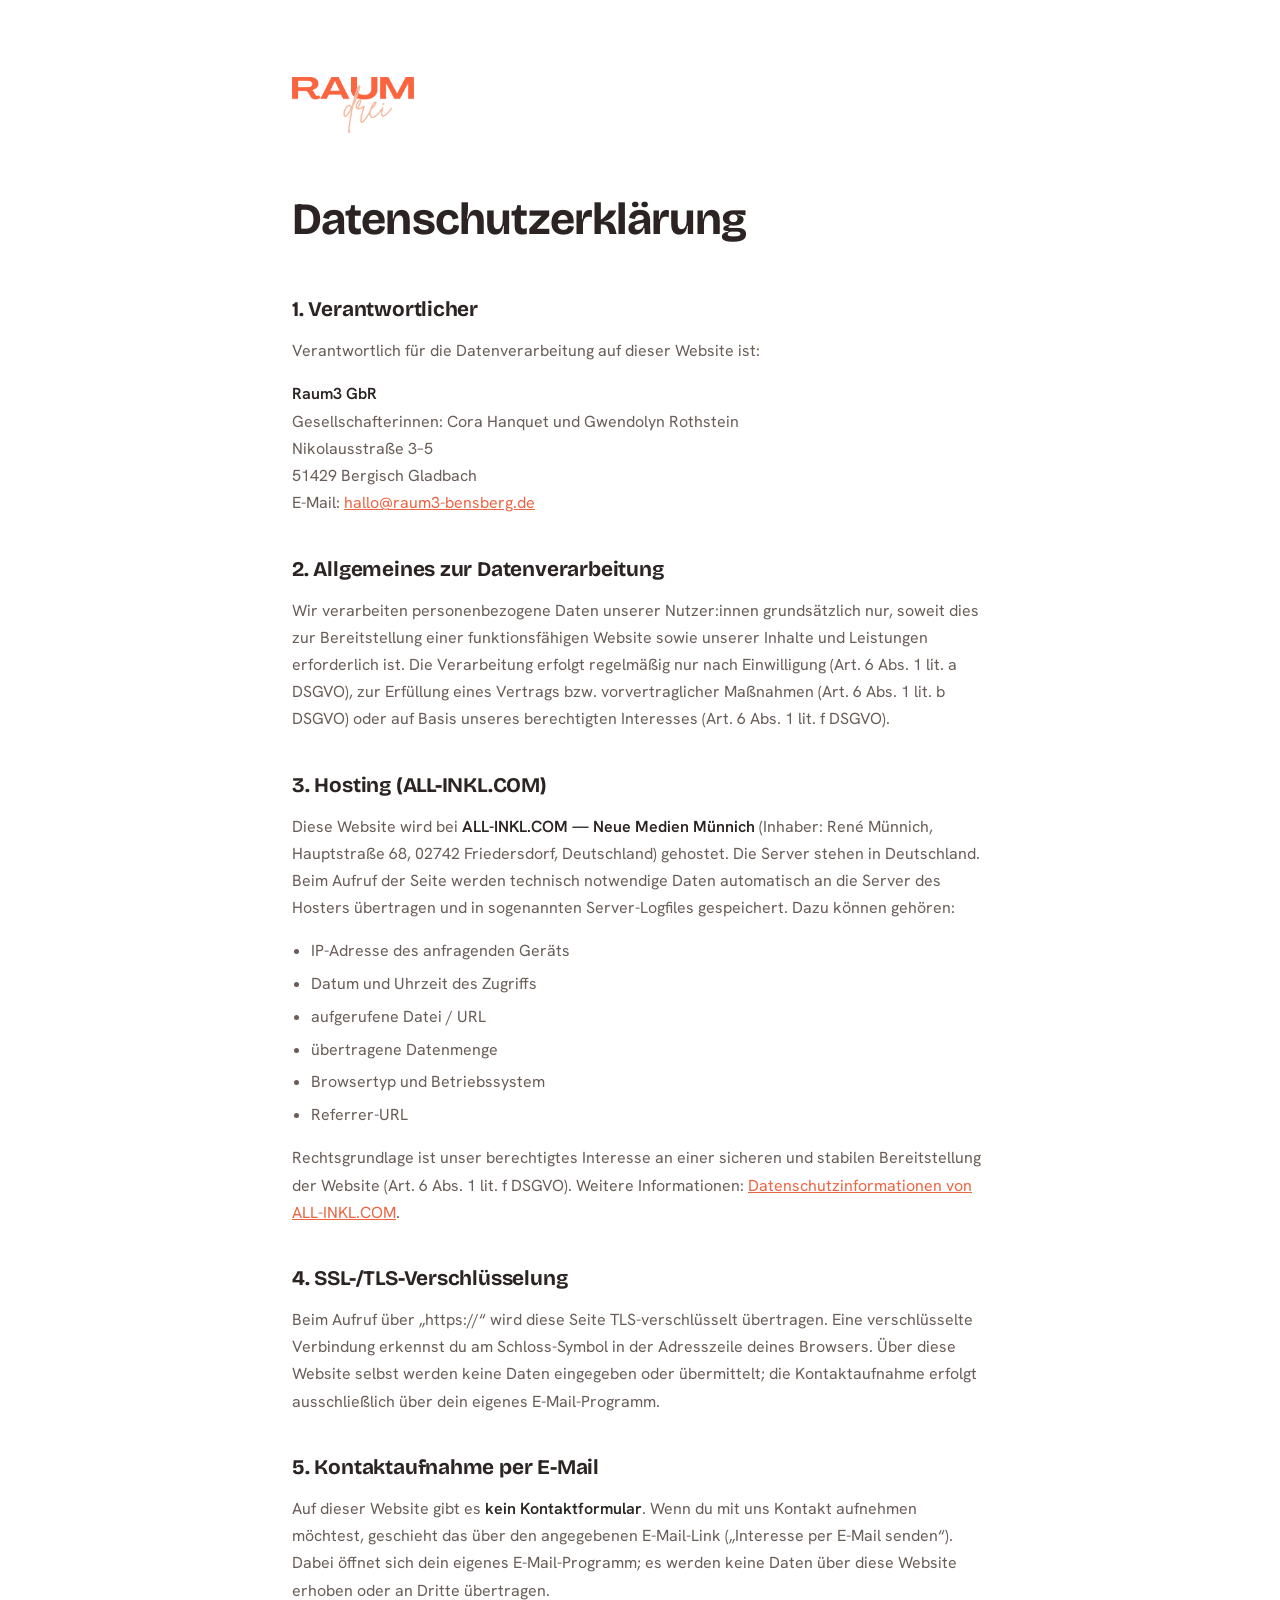
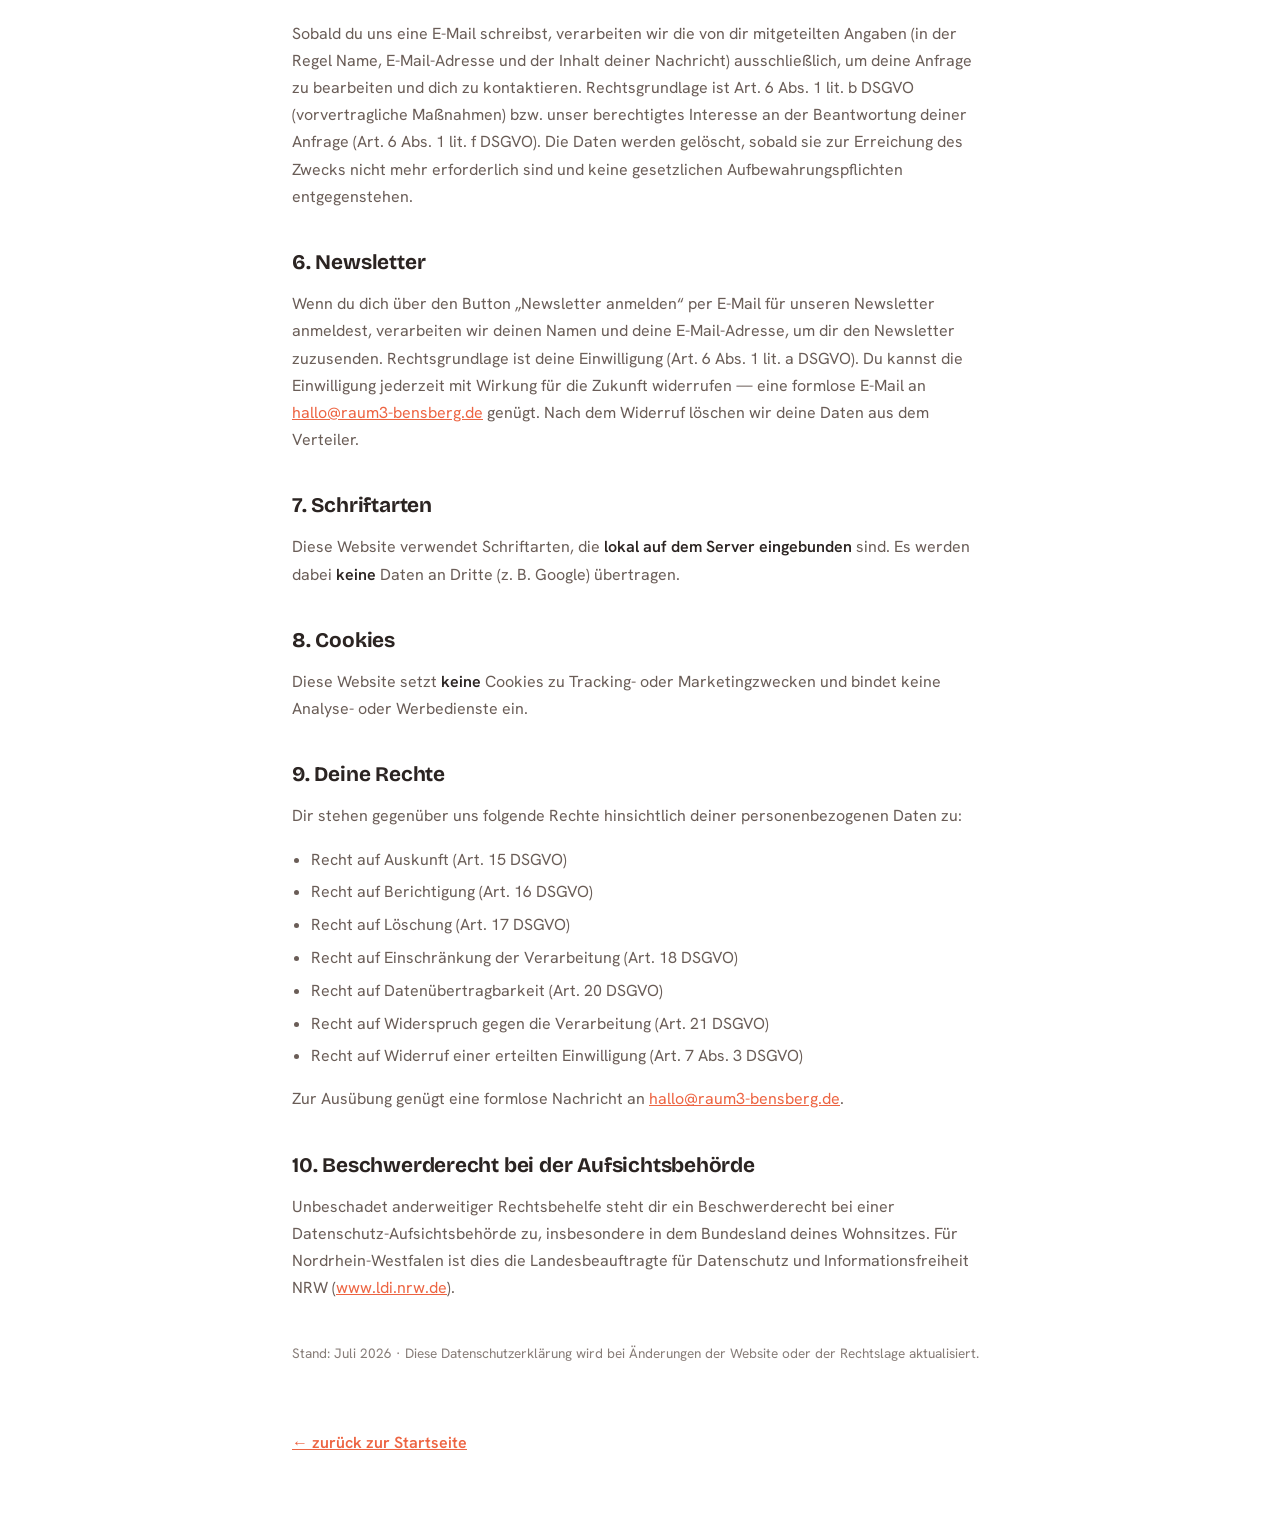
<file: datenschutz.html>
<!DOCTYPE html>
<html lang="de">
<head>
<meta charset="UTF-8" />
<meta name="viewport" content="width=device-width, initial-scale=1.0" />
<title>Datenschutzerklärung — Raum3</title>
<meta name="robots" content="noindex" />
<link href="assets/fonts/fonts.css" rel="stylesheet">
<style>
  :root{--orange:#ED6442;--apricot:#F7BFA9;--rosa:#FFE9E0;--tinte:#2B2422;--tinte-soft:#6a5d57;
    --display:"Bricolage Grotesque",sans-serif;--body:"Hanken Grotesk",sans-serif}
  *{box-sizing:border-box;margin:0;padding:0}
  body{font-family:var(--body);color:var(--tinte);line-height:1.7;background:#fff}
  .wrap{max-width:760px;margin:0 auto;padding:clamp(2rem,6vw,5rem) clamp(1.25rem,5vw,2rem)}
  /* Logo — identisch zur Startseiten-Navigation */
  .logo{display:inline-flex;align-items:center}
  .logo img{height:56px;width:auto}
  h1{font-family:var(--display);font-weight:700;font-size:clamp(2rem,5vw,2.8rem);margin:2.5rem 0 1.5rem;letter-spacing:-.02em}
  h2{font-family:var(--display);font-weight:700;font-size:1.3rem;margin:2.2rem 0 .6rem;letter-spacing:-.01em}
  h3{font-family:var(--display);font-weight:600;font-size:1.05rem;margin:1.3rem 0 .4rem}
  p{margin-bottom:1rem;color:var(--tinte-soft)}
  p strong{color:var(--tinte)}
  ul{margin:0 0 1rem 1.2rem;color:var(--tinte-soft)}
  li{margin-bottom:.35rem}
  a{color:var(--orange);word-break:break-word}
  .back{display:inline-block;margin-top:3rem;font-weight:600;color:var(--orange)}
  .updated{font-size:.85rem;color:var(--tinte-soft);margin-top:2.5rem;opacity:.8}
</style>
</head>
<body>
  <div class="wrap">
    <a href="index.html" class="logo" aria-label="Raum3 – zur Startseite"><img src="assets/logo/logo-header.png" alt="Raum3" /></a>
    <h1>Datenschutzerklärung</h1>

    <h2>1. Verantwortlicher</h2>
    <p>Verantwortlich für die Datenverarbeitung auf dieser Website ist:</p>
    <p>
      <strong>Raum3 GbR</strong><br>
      Gesellschafterinnen: Cora Hanquet und Gwendolyn Rothstein<br>
      Nikolausstraße 3–5<br>
      51429 Bergisch Gladbach<br>
      E-Mail: <a href="mailto:hallo@raum3-bensberg.de">hallo@raum3-bensberg.de</a>
    </p>

    <h2>2. Allgemeines zur Datenverarbeitung</h2>
    <p>Wir verarbeiten personenbezogene Daten unserer Nutzer:innen grundsätzlich nur, soweit dies zur Bereitstellung einer funktionsfähigen Website sowie unserer Inhalte und Leistungen erforderlich ist. Die Verarbeitung erfolgt regelmäßig nur nach Einwilligung (Art. 6 Abs. 1 lit. a DSGVO), zur Erfüllung eines Vertrags bzw. vorvertraglicher Maßnahmen (Art. 6 Abs. 1 lit. b DSGVO) oder auf Basis unseres berechtigten Interesses (Art. 6 Abs. 1 lit. f DSGVO).</p>

    <h2>3. Hosting (ALL-INKL.COM)</h2>
    <p>Diese Website wird bei <strong>ALL-INKL.COM — Neue Medien Münnich</strong> (Inhaber: René Münnich, Hauptstraße 68, 02742 Friedersdorf, Deutschland) gehostet. Die Server stehen in Deutschland. Beim Aufruf der Seite werden technisch notwendige Daten automatisch an die Server des Hosters übertragen und in sogenannten Server-Logfiles gespeichert. Dazu können gehören:</p>
    <ul>
      <li>IP-Adresse des anfragenden Geräts</li>
      <li>Datum und Uhrzeit des Zugriffs</li>
      <li>aufgerufene Datei / URL</li>
      <li>übertragene Datenmenge</li>
      <li>Browsertyp und Betriebssystem</li>
      <li>Referrer-URL</li>
    </ul>
    <p>Rechtsgrundlage ist unser berechtigtes Interesse an einer sicheren und stabilen Bereitstellung der Website (Art. 6 Abs. 1 lit. f DSGVO). Weitere Informationen: <a href="https://all-inkl.com/datenschutzinformationen/" target="_blank" rel="noopener">Datenschutzinformationen von ALL-INKL.COM</a>.</p>

    <h2>4. SSL-/TLS-Verschlüsselung</h2>
    <p>Beim Aufruf über „https://“ wird diese Seite TLS-verschlüsselt übertragen. Eine verschlüsselte Verbindung erkennst du am Schloss-Symbol in der Adresszeile deines Browsers. Über diese Website selbst werden keine Daten eingegeben oder übermittelt; die Kontaktaufnahme erfolgt ausschließlich über dein eigenes E-Mail-Programm.</p>

    <h2>5. Kontaktaufnahme per E-Mail</h2>
    <p>Auf dieser Website gibt es <strong>kein Kontaktformular</strong>. Wenn du mit uns Kontakt aufnehmen möchtest, geschieht das über den angegebenen E-Mail-Link („Interesse per E-Mail senden“). Dabei öffnet sich dein eigenes E-Mail-Programm; es werden keine Daten über diese Website erhoben oder an Dritte übertragen.</p>
    <p>Sobald du uns eine E-Mail schreibst, verarbeiten wir die von dir mitgeteilten Angaben (in der Regel Name, E-Mail-Adresse und der Inhalt deiner Nachricht) ausschließlich, um deine Anfrage zu bearbeiten und dich zu kontaktieren. Rechtsgrundlage ist Art. 6 Abs. 1 lit. b DSGVO (vorvertragliche Maßnahmen) bzw. unser berechtigtes Interesse an der Beantwortung deiner Anfrage (Art. 6 Abs. 1 lit. f DSGVO). Die Daten werden gelöscht, sobald sie zur Erreichung des Zwecks nicht mehr erforderlich sind und keine gesetzlichen Aufbewahrungspflichten entgegenstehen.</p>

    <h2>6. Newsletter</h2>
    <p>Wenn du dich über den Button „Newsletter anmelden“ per E-Mail für unseren Newsletter anmeldest, verarbeiten wir deinen Namen und deine E-Mail-Adresse, um dir den Newsletter zuzusenden. Rechtsgrundlage ist deine Einwilligung (Art. 6 Abs. 1 lit. a DSGVO). Du kannst die Einwilligung jederzeit mit Wirkung für die Zukunft widerrufen — eine formlose E-Mail an <a href="mailto:hallo@raum3-bensberg.de">hallo@raum3-bensberg.de</a> genügt. Nach dem Widerruf löschen wir deine Daten aus dem Verteiler.</p>

    <h2>7. Schriftarten</h2>
    <p>Diese Website verwendet Schriftarten, die <strong>lokal auf dem Server eingebunden</strong> sind. Es werden dabei <strong>keine</strong> Daten an Dritte (z.&nbsp;B. Google) übertragen.</p>

    <h2>8. Cookies</h2>
    <p>Diese Website setzt <strong>keine</strong> Cookies zu Tracking- oder Marketingzwecken und bindet keine Analyse- oder Werbedienste ein.</p>

    <h2>9. Deine Rechte</h2>
    <p>Dir stehen gegenüber uns folgende Rechte hinsichtlich deiner personenbezogenen Daten zu:</p>
    <ul>
      <li>Recht auf Auskunft (Art. 15 DSGVO)</li>
      <li>Recht auf Berichtigung (Art. 16 DSGVO)</li>
      <li>Recht auf Löschung (Art. 17 DSGVO)</li>
      <li>Recht auf Einschränkung der Verarbeitung (Art. 18 DSGVO)</li>
      <li>Recht auf Datenübertragbarkeit (Art. 20 DSGVO)</li>
      <li>Recht auf Widerspruch gegen die Verarbeitung (Art. 21 DSGVO)</li>
      <li>Recht auf Widerruf einer erteilten Einwilligung (Art. 7 Abs. 3 DSGVO)</li>
    </ul>
    <p>Zur Ausübung genügt eine formlose Nachricht an <a href="mailto:hallo@raum3-bensberg.de">hallo@raum3-bensberg.de</a>.</p>

    <h2>10. Beschwerderecht bei der Aufsichtsbehörde</h2>
    <p>Unbeschadet anderweitiger Rechtsbehelfe steht dir ein Beschwerderecht bei einer Datenschutz-Aufsichtsbehörde zu, insbesondere in dem Bundesland deines Wohnsitzes. Für Nordrhein-Westfalen ist dies die Landesbeauftragte für Datenschutz und Informationsfreiheit NRW (<a href="https://www.ldi.nrw.de" target="_blank" rel="noopener">www.ldi.nrw.de</a>).</p>

    <p class="updated">Stand: Juli 2026 · Diese Datenschutzerklärung wird bei Änderungen der Website oder der Rechtslage aktualisiert.</p>

    <a class="back" href="index.html">← zurück zur Startseite</a>
  </div>
</body>
</html>
</file>
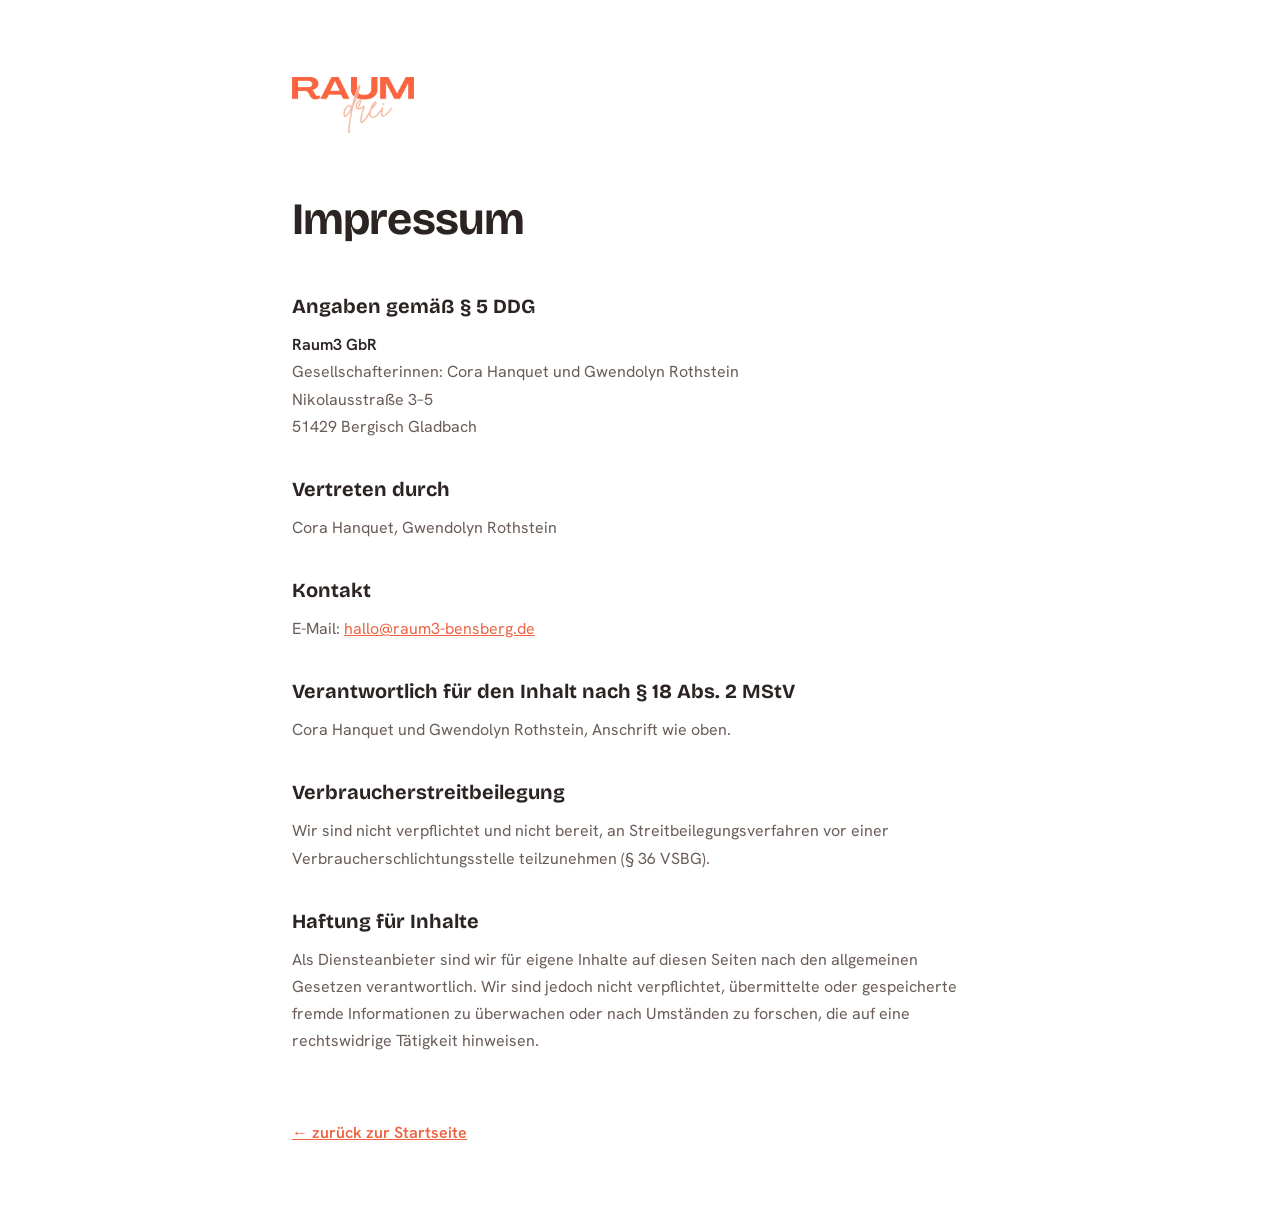
<file: impressum.html>
<!DOCTYPE html>
<html lang="de">
<head>
<meta charset="UTF-8" />
<meta name="viewport" content="width=device-width, initial-scale=1.0" />
<title>Impressum — Raum3</title>
<meta name="robots" content="noindex" />
<link href="assets/fonts/fonts.css" rel="stylesheet">
<style>
  :root{--orange:#ED6442;--apricot:#F7BFA9;--tinte:#2B2422;--tinte-soft:#6a5d57;
    --display:"Bricolage Grotesque",sans-serif;--body:"Hanken Grotesk",sans-serif}
  *{box-sizing:border-box;margin:0;padding:0}
  body{font-family:var(--body);color:var(--tinte);line-height:1.7;background:#fff}
  .wrap{max-width:760px;margin:0 auto;padding:clamp(2rem,6vw,5rem) clamp(1.25rem,5vw,2rem)}
  /* Logo — identisch zur Startseiten-Navigation */
  .logo{display:inline-flex;align-items:center}
  .logo img{height:56px;width:auto}
  h1{font-family:var(--display);font-weight:700;font-size:clamp(2rem,5vw,2.8rem);margin:2.5rem 0 2rem;letter-spacing:-.02em}
  h2{font-family:var(--display);font-weight:700;font-size:1.25rem;margin:2rem 0 .5rem}
  p{margin-bottom:1rem;color:var(--tinte-soft)}
  p strong{color:var(--tinte)}
  a{color:var(--orange)}
  .back{display:inline-block;margin-top:3rem;font-weight:600;color:var(--orange)}
</style>
</head>
<body>
  <div class="wrap">
    <a href="index.html" class="logo" aria-label="Raum3 – zur Startseite"><img src="assets/logo/logo-header.png" alt="Raum3" /></a>
    <h1>Impressum</h1>

    <h2>Angaben gemäß § 5 DDG</h2>
    <p>
      <strong>Raum3 GbR</strong><br>
      Gesellschafterinnen: Cora Hanquet und Gwendolyn Rothstein<br>
      Nikolausstraße 3–5<br>
      51429 Bergisch Gladbach
    </p>

    <h2>Vertreten durch</h2>
    <p>Cora Hanquet, Gwendolyn Rothstein</p>

    <h2>Kontakt</h2>
    <p>E-Mail: <a href="mailto:hallo@raum3-bensberg.de">hallo@raum3-bensberg.de</a></p>

    <h2>Verantwortlich für den Inhalt nach § 18 Abs. 2 MStV</h2>
    <p>Cora Hanquet und Gwendolyn Rothstein, Anschrift wie oben.</p>

    <h2>Verbraucherstreitbeilegung</h2>
    <p>Wir sind nicht verpflichtet und nicht bereit, an Streitbeilegungsverfahren vor einer Verbraucherschlichtungsstelle teilzunehmen (§ 36 VSBG).</p>

    <h2>Haftung für Inhalte</h2>
    <p>Als Diensteanbieter sind wir für eigene Inhalte auf diesen Seiten nach den allgemeinen Gesetzen verantwortlich. Wir sind jedoch nicht verpflichtet, übermittelte oder gespeicherte fremde Informationen zu überwachen oder nach Umständen zu forschen, die auf eine rechtswidrige Tätigkeit hinweisen.</p>

    <a class="back" href="index.html">← zurück zur Startseite</a>
  </div>
</body>
</html>
</file>
<file: assets/fonts/fonts.css>
/* vietnamese */
@font-face {
  font-family: 'Bricolage Grotesque';
  font-style: normal;
  font-weight: 400;
  font-stretch: 100%;
  font-display: swap;
  src: url(bricolagegrotesque-1.woff2) format('woff2');
  unicode-range: U+0102-0103, U+0110-0111, U+0128-0129, U+0168-0169, U+01A0-01A1, U+01AF-01B0, U+0300-0301, U+0303-0304, U+0308-0309, U+0323, U+0329, U+1EA0-1EF9, U+20AB;
}
/* latin-ext */
@font-face {
  font-family: 'Bricolage Grotesque';
  font-style: normal;
  font-weight: 400;
  font-stretch: 100%;
  font-display: swap;
  src: url(bricolagegrotesque-0.woff2) format('woff2');
  unicode-range: U+0100-02BA, U+02BD-02C5, U+02C7-02CC, U+02CE-02D7, U+02DD-02FF, U+0304, U+0308, U+0329, U+1D00-1DBF, U+1E00-1E9F, U+1EF2-1EFF, U+2020, U+20A0-20AB, U+20AD-20C0, U+2113, U+2C60-2C7F, U+A720-A7FF;
}
/* latin */
@font-face {
  font-family: 'Bricolage Grotesque';
  font-style: normal;
  font-weight: 400;
  font-stretch: 100%;
  font-display: swap;
  src: url(bricolagegrotesque-2.woff2) format('woff2');
  unicode-range: U+0000-00FF, U+0131, U+0152-0153, U+02BB-02BC, U+02C6, U+02DA, U+02DC, U+0304, U+0308, U+0329, U+2000-206F, U+20AC, U+2122, U+2191, U+2193, U+2212, U+2215, U+FEFF, U+FFFD;
}
/* vietnamese */
@font-face {
  font-family: 'Bricolage Grotesque';
  font-style: normal;
  font-weight: 600;
  font-stretch: 100%;
  font-display: swap;
  src: url(bricolagegrotesque-1.woff2) format('woff2');
  unicode-range: U+0102-0103, U+0110-0111, U+0128-0129, U+0168-0169, U+01A0-01A1, U+01AF-01B0, U+0300-0301, U+0303-0304, U+0308-0309, U+0323, U+0329, U+1EA0-1EF9, U+20AB;
}
/* latin-ext */
@font-face {
  font-family: 'Bricolage Grotesque';
  font-style: normal;
  font-weight: 600;
  font-stretch: 100%;
  font-display: swap;
  src: url(bricolagegrotesque-0.woff2) format('woff2');
  unicode-range: U+0100-02BA, U+02BD-02C5, U+02C7-02CC, U+02CE-02D7, U+02DD-02FF, U+0304, U+0308, U+0329, U+1D00-1DBF, U+1E00-1E9F, U+1EF2-1EFF, U+2020, U+20A0-20AB, U+20AD-20C0, U+2113, U+2C60-2C7F, U+A720-A7FF;
}
/* latin */
@font-face {
  font-family: 'Bricolage Grotesque';
  font-style: normal;
  font-weight: 600;
  font-stretch: 100%;
  font-display: swap;
  src: url(bricolagegrotesque-2.woff2) format('woff2');
  unicode-range: U+0000-00FF, U+0131, U+0152-0153, U+02BB-02BC, U+02C6, U+02DA, U+02DC, U+0304, U+0308, U+0329, U+2000-206F, U+20AC, U+2122, U+2191, U+2193, U+2212, U+2215, U+FEFF, U+FFFD;
}
/* vietnamese */
@font-face {
  font-family: 'Bricolage Grotesque';
  font-style: normal;
  font-weight: 700;
  font-stretch: 100%;
  font-display: swap;
  src: url(bricolagegrotesque-1.woff2) format('woff2');
  unicode-range: U+0102-0103, U+0110-0111, U+0128-0129, U+0168-0169, U+01A0-01A1, U+01AF-01B0, U+0300-0301, U+0303-0304, U+0308-0309, U+0323, U+0329, U+1EA0-1EF9, U+20AB;
}
/* latin-ext */
@font-face {
  font-family: 'Bricolage Grotesque';
  font-style: normal;
  font-weight: 700;
  font-stretch: 100%;
  font-display: swap;
  src: url(bricolagegrotesque-0.woff2) format('woff2');
  unicode-range: U+0100-02BA, U+02BD-02C5, U+02C7-02CC, U+02CE-02D7, U+02DD-02FF, U+0304, U+0308, U+0329, U+1D00-1DBF, U+1E00-1E9F, U+1EF2-1EFF, U+2020, U+20A0-20AB, U+20AD-20C0, U+2113, U+2C60-2C7F, U+A720-A7FF;
}
/* latin */
@font-face {
  font-family: 'Bricolage Grotesque';
  font-style: normal;
  font-weight: 700;
  font-stretch: 100%;
  font-display: swap;
  src: url(bricolagegrotesque-2.woff2) format('woff2');
  unicode-range: U+0000-00FF, U+0131, U+0152-0153, U+02BB-02BC, U+02C6, U+02DA, U+02DC, U+0304, U+0308, U+0329, U+2000-206F, U+20AC, U+2122, U+2191, U+2193, U+2212, U+2215, U+FEFF, U+FFFD;
}
/* vietnamese */
@font-face {
  font-family: 'Bricolage Grotesque';
  font-style: normal;
  font-weight: 800;
  font-stretch: 100%;
  font-display: swap;
  src: url(bricolagegrotesque-1.woff2) format('woff2');
  unicode-range: U+0102-0103, U+0110-0111, U+0128-0129, U+0168-0169, U+01A0-01A1, U+01AF-01B0, U+0300-0301, U+0303-0304, U+0308-0309, U+0323, U+0329, U+1EA0-1EF9, U+20AB;
}
/* latin-ext */
@font-face {
  font-family: 'Bricolage Grotesque';
  font-style: normal;
  font-weight: 800;
  font-stretch: 100%;
  font-display: swap;
  src: url(bricolagegrotesque-0.woff2) format('woff2');
  unicode-range: U+0100-02BA, U+02BD-02C5, U+02C7-02CC, U+02CE-02D7, U+02DD-02FF, U+0304, U+0308, U+0329, U+1D00-1DBF, U+1E00-1E9F, U+1EF2-1EFF, U+2020, U+20A0-20AB, U+20AD-20C0, U+2113, U+2C60-2C7F, U+A720-A7FF;
}
/* latin */
@font-face {
  font-family: 'Bricolage Grotesque';
  font-style: normal;
  font-weight: 800;
  font-stretch: 100%;
  font-display: swap;
  src: url(bricolagegrotesque-2.woff2) format('woff2');
  unicode-range: U+0000-00FF, U+0131, U+0152-0153, U+02BB-02BC, U+02C6, U+02DA, U+02DC, U+0304, U+0308, U+0329, U+2000-206F, U+20AC, U+2122, U+2191, U+2193, U+2212, U+2215, U+FEFF, U+FFFD;
}
/* cyrillic-ext */
@font-face {
  font-family: 'Hanken Grotesk';
  font-style: normal;
  font-weight: 400;
  font-display: swap;
  src: url(hankengrotesk-3.woff2) format('woff2');
  unicode-range: U+0460-052F, U+1C80-1C8A, U+20B4, U+2DE0-2DFF, U+A640-A69F, U+FE2E-FE2F;
}
/* vietnamese */
@font-face {
  font-family: 'Hanken Grotesk';
  font-style: normal;
  font-weight: 400;
  font-display: swap;
  src: url(hankengrotesk-4.woff2) format('woff2');
  unicode-range: U+0102-0103, U+0110-0111, U+0128-0129, U+0168-0169, U+01A0-01A1, U+01AF-01B0, U+0300-0301, U+0303-0304, U+0308-0309, U+0323, U+0329, U+1EA0-1EF9, U+20AB;
}
/* latin-ext */
@font-face {
  font-family: 'Hanken Grotesk';
  font-style: normal;
  font-weight: 400;
  font-display: swap;
  src: url(hankengrotesk-5.woff2) format('woff2');
  unicode-range: U+0100-02BA, U+02BD-02C5, U+02C7-02CC, U+02CE-02D7, U+02DD-02FF, U+0304, U+0308, U+0329, U+1D00-1DBF, U+1E00-1E9F, U+1EF2-1EFF, U+2020, U+20A0-20AB, U+20AD-20C0, U+2113, U+2C60-2C7F, U+A720-A7FF;
}
/* latin */
@font-face {
  font-family: 'Hanken Grotesk';
  font-style: normal;
  font-weight: 400;
  font-display: swap;
  src: url(hankengrotesk-6.woff2) format('woff2');
  unicode-range: U+0000-00FF, U+0131, U+0152-0153, U+02BB-02BC, U+02C6, U+02DA, U+02DC, U+0304, U+0308, U+0329, U+2000-206F, U+20AC, U+2122, U+2191, U+2193, U+2212, U+2215, U+FEFF, U+FFFD;
}
/* cyrillic-ext */
@font-face {
  font-family: 'Hanken Grotesk';
  font-style: normal;
  font-weight: 500;
  font-display: swap;
  src: url(hankengrotesk-3.woff2) format('woff2');
  unicode-range: U+0460-052F, U+1C80-1C8A, U+20B4, U+2DE0-2DFF, U+A640-A69F, U+FE2E-FE2F;
}
/* vietnamese */
@font-face {
  font-family: 'Hanken Grotesk';
  font-style: normal;
  font-weight: 500;
  font-display: swap;
  src: url(hankengrotesk-4.woff2) format('woff2');
  unicode-range: U+0102-0103, U+0110-0111, U+0128-0129, U+0168-0169, U+01A0-01A1, U+01AF-01B0, U+0300-0301, U+0303-0304, U+0308-0309, U+0323, U+0329, U+1EA0-1EF9, U+20AB;
}
/* latin-ext */
@font-face {
  font-family: 'Hanken Grotesk';
  font-style: normal;
  font-weight: 500;
  font-display: swap;
  src: url(hankengrotesk-5.woff2) format('woff2');
  unicode-range: U+0100-02BA, U+02BD-02C5, U+02C7-02CC, U+02CE-02D7, U+02DD-02FF, U+0304, U+0308, U+0329, U+1D00-1DBF, U+1E00-1E9F, U+1EF2-1EFF, U+2020, U+20A0-20AB, U+20AD-20C0, U+2113, U+2C60-2C7F, U+A720-A7FF;
}
/* latin */
@font-face {
  font-family: 'Hanken Grotesk';
  font-style: normal;
  font-weight: 500;
  font-display: swap;
  src: url(hankengrotesk-6.woff2) format('woff2');
  unicode-range: U+0000-00FF, U+0131, U+0152-0153, U+02BB-02BC, U+02C6, U+02DA, U+02DC, U+0304, U+0308, U+0329, U+2000-206F, U+20AC, U+2122, U+2191, U+2193, U+2212, U+2215, U+FEFF, U+FFFD;
}
/* cyrillic-ext */
@font-face {
  font-family: 'Hanken Grotesk';
  font-style: normal;
  font-weight: 600;
  font-display: swap;
  src: url(hankengrotesk-3.woff2) format('woff2');
  unicode-range: U+0460-052F, U+1C80-1C8A, U+20B4, U+2DE0-2DFF, U+A640-A69F, U+FE2E-FE2F;
}
/* vietnamese */
@font-face {
  font-family: 'Hanken Grotesk';
  font-style: normal;
  font-weight: 600;
  font-display: swap;
  src: url(hankengrotesk-4.woff2) format('woff2');
  unicode-range: U+0102-0103, U+0110-0111, U+0128-0129, U+0168-0169, U+01A0-01A1, U+01AF-01B0, U+0300-0301, U+0303-0304, U+0308-0309, U+0323, U+0329, U+1EA0-1EF9, U+20AB;
}
/* latin-ext */
@font-face {
  font-family: 'Hanken Grotesk';
  font-style: normal;
  font-weight: 600;
  font-display: swap;
  src: url(hankengrotesk-5.woff2) format('woff2');
  unicode-range: U+0100-02BA, U+02BD-02C5, U+02C7-02CC, U+02CE-02D7, U+02DD-02FF, U+0304, U+0308, U+0329, U+1D00-1DBF, U+1E00-1E9F, U+1EF2-1EFF, U+2020, U+20A0-20AB, U+20AD-20C0, U+2113, U+2C60-2C7F, U+A720-A7FF;
}
/* latin */
@font-face {
  font-family: 'Hanken Grotesk';
  font-style: normal;
  font-weight: 600;
  font-display: swap;
  src: url(hankengrotesk-6.woff2) format('woff2');
  unicode-range: U+0000-00FF, U+0131, U+0152-0153, U+02BB-02BC, U+02C6, U+02DA, U+02DC, U+0304, U+0308, U+0329, U+2000-206F, U+20AC, U+2122, U+2191, U+2193, U+2212, U+2215, U+FEFF, U+FFFD;
}
/* latin-ext */
@font-face {
  font-family: 'Sacramento';
  font-style: normal;
  font-weight: 400;
  font-display: swap;
  src: url(sacramento-8.woff2) format('woff2');
  unicode-range: U+0100-02BA, U+02BD-02C5, U+02C7-02CC, U+02CE-02D7, U+02DD-02FF, U+0304, U+0308, U+0329, U+1D00-1DBF, U+1E00-1E9F, U+1EF2-1EFF, U+2020, U+20A0-20AB, U+20AD-20C0, U+2113, U+2C60-2C7F, U+A720-A7FF;
}
/* latin */
@font-face {
  font-family: 'Sacramento';
  font-style: normal;
  font-weight: 400;
  font-display: swap;
  src: url(sacramento-7.woff2) format('woff2');
  unicode-range: U+0000-00FF, U+0131, U+0152-0153, U+02BB-02BC, U+02C6, U+02DA, U+02DC, U+0304, U+0308, U+0329, U+2000-206F, U+20AC, U+2122, U+2191, U+2193, U+2212, U+2215, U+FEFF, U+FFFD;
}
</file>
